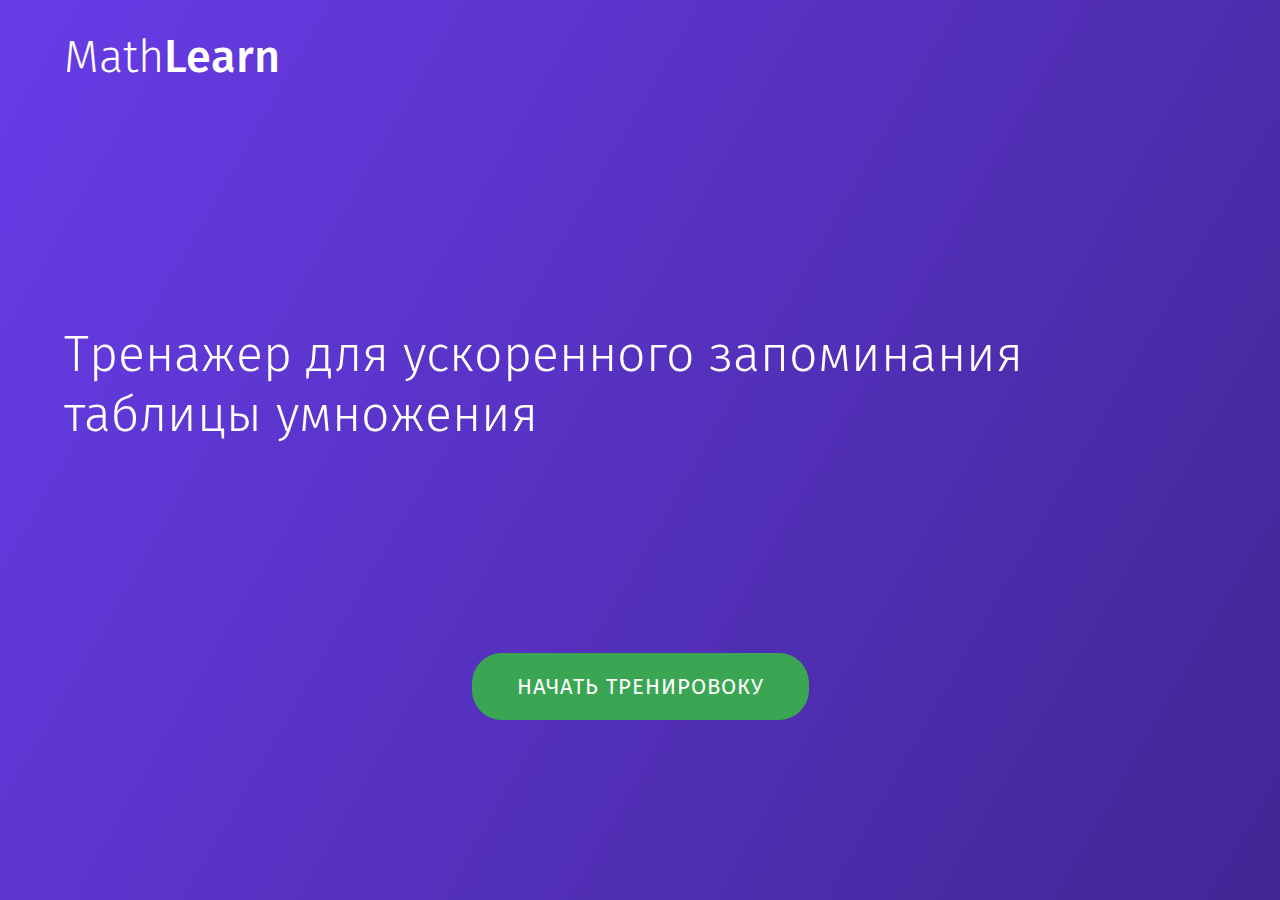
<file: index.html>
<!DOCTYPE html>
<html lang="en">
<head>
    <link rel="stylesheet" href="style.css">
    <link href="https://fonts.googleapis.com/css2?family=Fira+Sans:wght@200;300;400;500;600&display=swap" rel="stylesheet">
    <meta charset="UTF-8">
    <meta name="viewport" content="width=device-width, initial-scale=1">
    <title>Multiplication table</title>
</head>
<body>
    <header class="title-box">
        <a href="index.html"><h1 class="main-logo"><span class="Math-logo">Math</span>Learn</h1></a>
        <h3 class="title">Тренажер для ускоренного запоминания таблицы умножения</h3>

        <div class="btn-box"><a class="start-training-box" href="select%20level.html">начать тренировоку</a></div>
    </header>
</body>
</html>
</file>
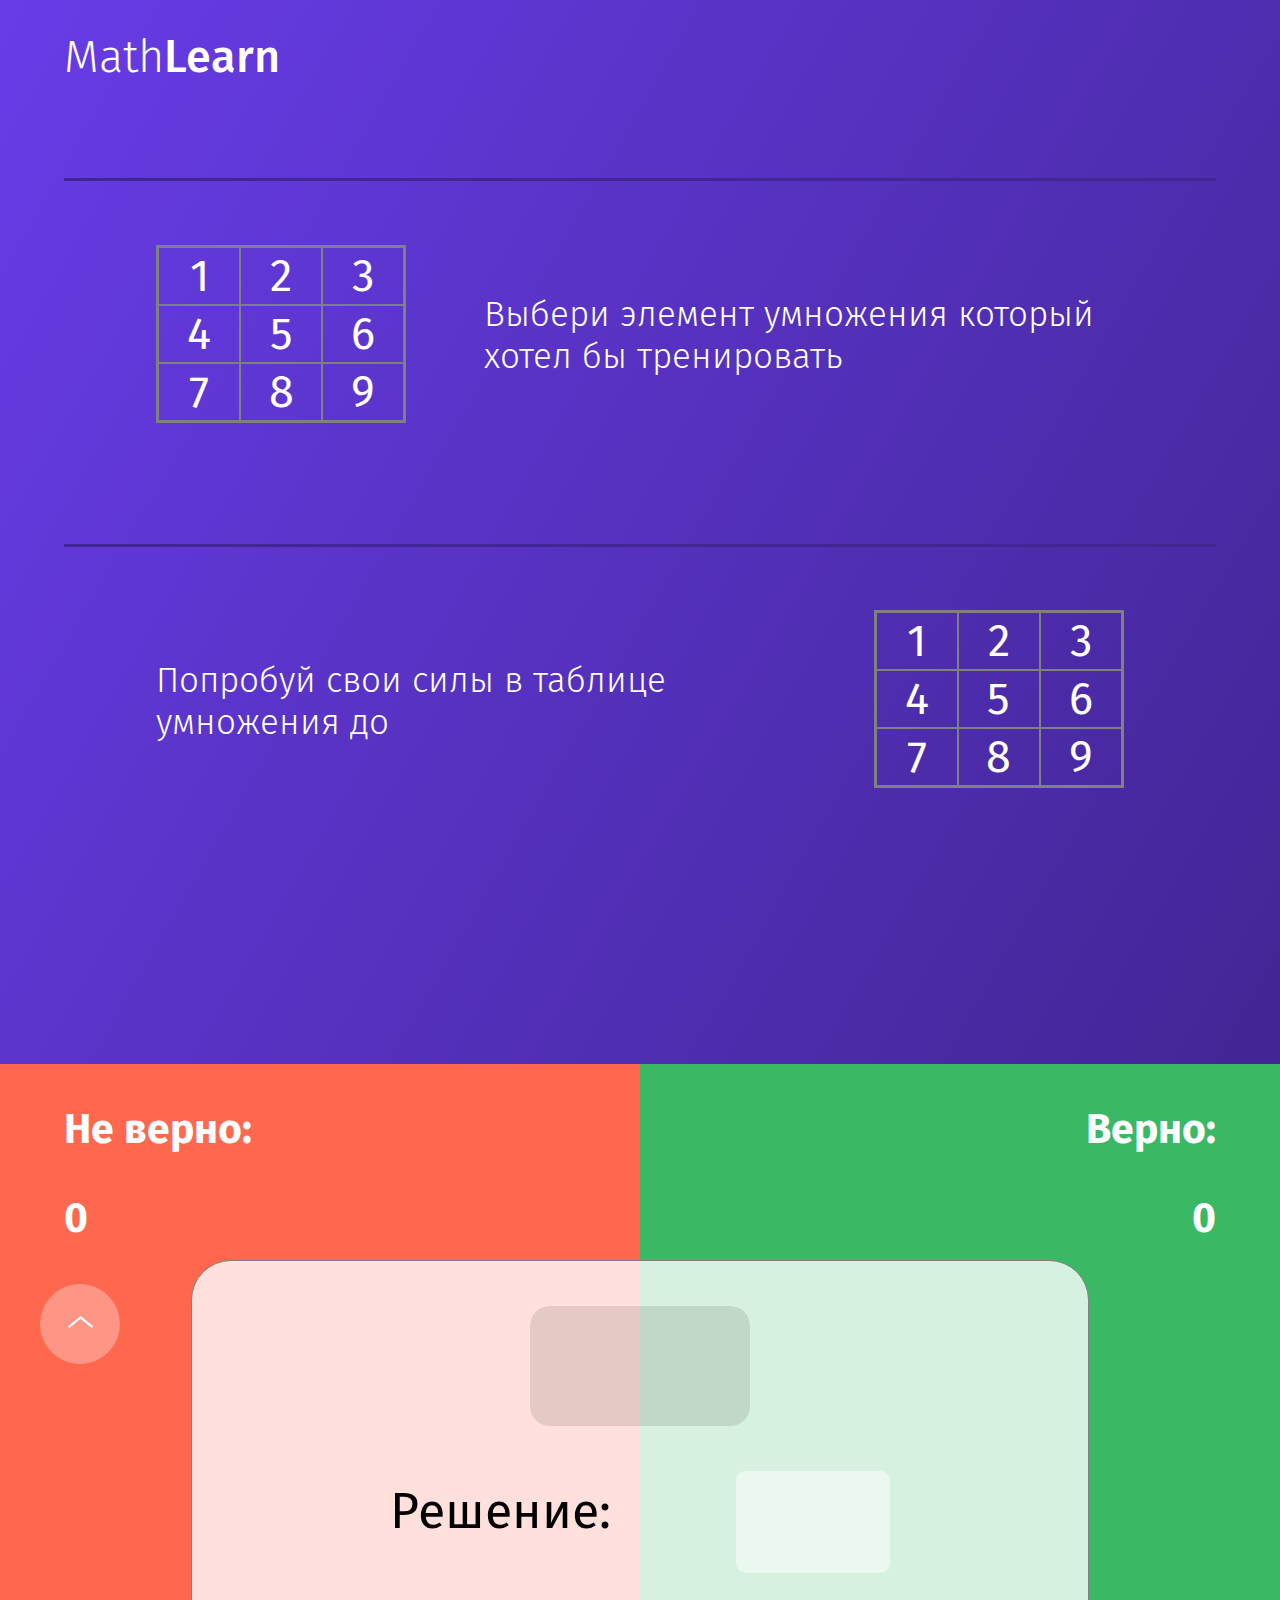
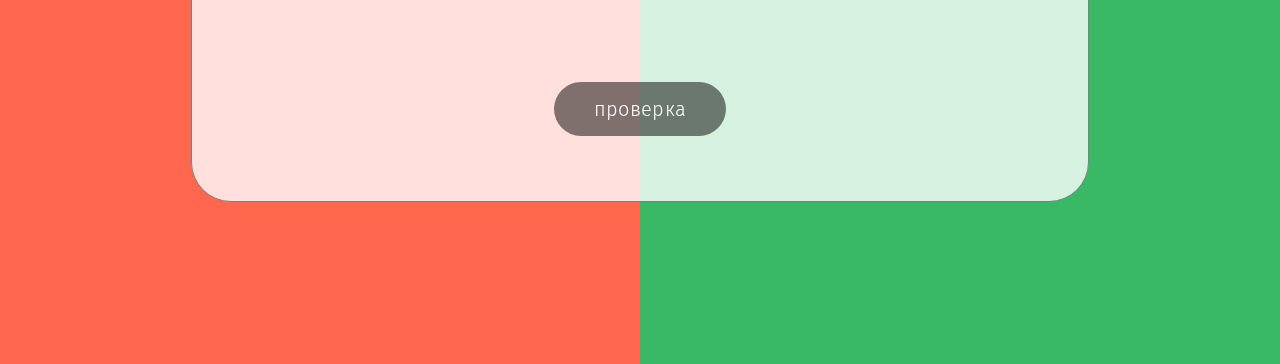
<file: select level.html>
<!DOCTYPE html>
<html lang="en">
<head>
    <meta charset="UTF-8">
    <link rel="stylesheet" href="style%20for%20level%20page.css">
    <link href="https://fonts.googleapis.com/css2?family=Fira+Sans:wght@200;300;400;500;600&display=swap" rel="stylesheet">
    <meta name="viewport" content="width=device-width, initial-scale=1">
    <title>Select level</title>
    <link>

</head>
<body>
    <header class="title-box" id="title">
        <a href="index.html"><h1 class="main-logo"><span class="Math-logo">Math</span>Learn</h1></a>
        <hr>
        <div class="selector-box">
            <table>
                <tr>
                    <th class="single-digit">1</th>
                    <th class="single-digit">2</th>
                    <th class="single-digit">3</th>
                </tr>
                <tr>
                    <th class="single-digit">4</th>
                    <th class="single-digit">5</th>
                    <th class="single-digit">6</th>
                </tr>
                <tr>
                    <th class="single-digit">7</th>
                    <th class="single-digit">8</th>
                    <th class="single-digit">9</th>
                </tr>
            </table>
            <p class="description">Выбери элемент умножения который хотел бы тренировать</p>
            </div>
        <hr>
        <div class="selector-box"><p class="description">Попробуй свои силы в таблице умножения до</p>
            <table>
                <tr>
                    <th class="complex-task">1</th>
                    <th class="complex-task">2</th>
                    <th class="complex-task">3</th>
                </tr>
                <tr>
                    <th class="complex-task">4</th>
                    <th class="complex-task">5</th>
                    <th class="complex-task">6</th>
                </tr>
                <tr>
                    <th class="complex-task">7</th>
                    <th class="complex-task">8</th>
                    <th class="complex-task">9</th>
                </tr>
            </table></div>

    </header>
    <section class="workspace-box">
        <div class="work-area">
            <div class="red-box">
                <h3 class="false-pointer-text">Не верно:</h3><h3 class="false-pointer">0</h3>
                <div class="back"><a href="#title" ><div class="shape"><img src="assets/Shape%202.png" alt="shape"></div></a></div>
            </div>
            <div class="green-box"><h3 class="true-pointer-text">Верно:</h3><h3 class="true-pointer">0</h3></div>
            <div class="form-box">
                <form id="form">
                    <h3 class="task"></h3>
                    <div class="res-box">
                        <label class="result-text" for="result">Решение:</label>
                        <input autoComplete="off" id="result" type="text">
                    </div>
                    <button type="submit">проверка</button>
                </form>
            </div>
        </div>
<!--        <div class="back"><a href="#title" ><div class="shape"><img src="assets/Shape%202.png" alt="shape"></div></a></div>-->
    </section>
</body>
<script src="script.js"></script>
</html>
</file>
<file: style.css>
a:active, a:focus, a:link{
    outline: none;
    text-decoration: none;
}

body{
    margin: 0;
}



.title-box{
    width: 90%;
    height: 100vh;
    position: relative;
    background: linear-gradient(120deg, #683CE8, #422694);
    /*background: linear-gradient(120deg, #364595, #0f1a63);*/
    padding: 0 5%;
    display: flex;
    flex-direction: column;
    justify-content: space-between;
    margin: 0 auto;

}

.title{
    color: white;
    font-family: 'Fira Sans', sans-serif;
    font-weight: 300;
    margin: 0 auto;
    display: table;
    font-size: 50px;
}

.start-training-box{
    margin: 0;
    color: white;
    width: max-content;
    display: block;
    font-family: 'Fira Sans', sans-serif;
    font-weight: 400;
    text-transform: uppercase;
    /*font-size: 22px;*/
    letter-spacing: 1px;
    background: #3aa653;
    /*border-radius: 30px;*/
    padding: 20px 45px;
    font-size: 22px;
    border-radius: 30px;
}

.btn-box{
    display: table;
    padding-bottom: 20vh;
    margin: 0 auto;
}

.main-logo{
    color: white;
    font-family: 'Fira Sans', sans-serif;
    font-weight: 500;
    font-size: 45px;

}

.Math-logo{
    font-weight: 300;
}

@media  only screen and (max-width : 960px){
    .title{
        font-size: 50px;
    }
    .start-training-box{
        padding: 20px 45px;
        font-size: 22px;
        border-radius: 30px;
    }
    .main-logo{
        font-size: 45px;
    }
}

@media only screen and (max-width : 400px)
{
    .title{
        font-size: 27px;
        line-height: 40px;
    }
    .start-training-box{
        padding: 15px 30px;
        font-size: 17px;
        border-radius: 30px;
    }
    .main-logo{
        font-size: 35px;
    }
}
</file>
